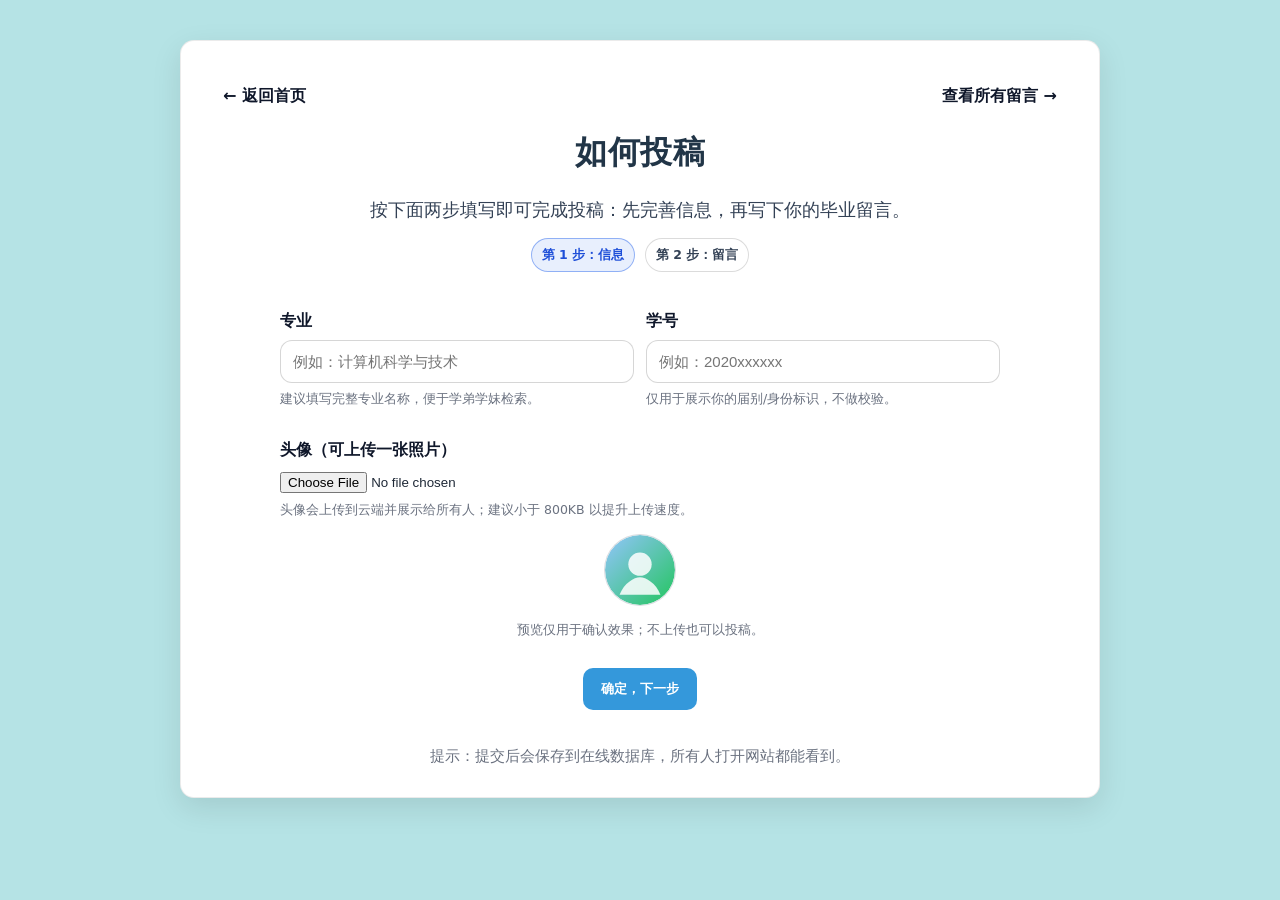
<file: submit.html>
<!DOCTYPE html>
<html lang="zh-CN">
<head>
  <meta charset="UTF-8" />
  <meta name="viewport" content="width=device-width, initial-scale=1.0" />
  <title>如何投稿 - 毕业留言分享站</title>
  <link rel="stylesheet" href="styles.css" />
</head>
<body>
  <div class="container">
    <div class="topbar">
      <a href="index.html">← 返回首页</a>
      <a href="messages.html">查看所有留言 →</a>
    </div>

    <h1>如何投稿</h1>
    <p class="intro" style="margin-bottom: 10px;">
      按下面两步填写即可完成投稿：先完善信息，再写下你的毕业留言。
    </p>

    <div class="stepper" aria-label="投稿步骤">
      <div id="stepTag1" class="step active">第 1 步：信息</div>
      <div id="stepTag2" class="step">第 2 步：留言</div>
    </div>

    <div class="form">
      <section id="step1">
        <div class="row">
          <div class="field">
            <label class="label" for="major">专业</label>
            <input id="major" type="text" placeholder="例如：计算机科学与技术" autocomplete="off" />
            <div class="hint">建议填写完整专业名称，便于学弟学妹检索。</div>
          </div>
          <div class="field">
            <label class="label" for="studentId">学号</label>
            <input id="studentId" type="text" placeholder="例如：2020xxxxxx" autocomplete="off" />
            <div class="hint">仅用于展示你的届别/身份标识，不做校验。</div>
          </div>
        </div>

        <div class="field">
          <label class="label" for="avatar">头像（可上传一张照片）</label>
          <input id="avatar" type="file" accept="image/*" />
          <div class="hint">头像会上传到云端并展示给所有人；建议小于 800KB 以提升上传速度。</div>
        </div>

        <div class="field center">
          <img id="avatarPreview" class="avatar" alt="头像预览" style="width: 72px; height: 72px;" />
          <div class="hint">预览仅用于确认效果；不上传也可以投稿。</div>
        </div>

        <div class="actions">
          <button id="nextBtn" class="btn btn-like" type="button">确定，下一步</button>
        </div>
      </section>

      <section id="step2" style="display:none;">
        <div class="field">
          <label class="label" for="content">留言内容</label>
          <textarea id="content" placeholder="写给学弟学妹的一句话、实习/考研经验、想说但没说出口的话……"></textarea>
          <div class="hint">支持换行；提交后会自动出现在“查看所有留言”页面。</div>
        </div>

        <div class="actions">
          <button id="backBtn" class="btn btn-like btn-secondary" type="button">上一步</button>
          <button id="submitBtn" class="btn btn-like" type="button">提交留言</button>
        </div>
      </section>
    </div>

    <footer class="footer" style="margin-top: 34px;">
      提示：提交后会保存到在线数据库，所有人打开网站都能看到。
    </footer>
  </div>

  <script src="app.js"></script>
  <script>
    window.App?.initSubmitPage?.();
  </script>
</body>
</html>
</file>
<file: styles.css>
:root{
  --bg: #b5e3e5;
  --card: #ffffff;
  --text: #1f2937;
  --muted: #6b7280;
  --primary: #3498db;
  --primary2: #2563eb;
  --border: rgba(0,0,0,0.08);
  --shadow: 0 10px 30px rgba(0,0,0,0.10);
  --radius: 14px;
}

*{ box-sizing: border-box; }
html, body{ height: 100%; }
body{
  margin: 0;
  padding: 40px 18px;
  font-family: "Microsoft YaHei", system-ui, -apple-system, Segoe UI, Arial, sans-serif;
  background: var(--bg);
  color: var(--text);
  line-height: 1.6;
}

.container{
  max-width: 920px;
  margin: 0 auto;
  background: var(--card);
  padding: 42px 42px 30px;
  border-radius: var(--radius);
  box-shadow: var(--shadow);
  border: 1px solid var(--border);
}

@media (max-width: 640px){
  body{ padding: 20px 12px; }
  .container{ padding: 26px 18px 18px; }
}

h1{
  margin: 6px 0 10px;
  text-align: center;
  color: #213547;
  letter-spacing: 0.5px;
}

h2{
  margin: 0;
  color: #243b53;
}

.intro{
  font-size: 1.12em;
  text-align: center;
  margin: 18px 0 22px;
  color: #334155;
}

.center{ text-align: center; }

.btn{
  display: inline-block;
  background: var(--primary);
  color: #fff;
  padding: 12px 18px;
  border-radius: 10px;
  text-decoration: none;
  margin: 10px 8px 0;
  font-weight: 600;
  border: 1px solid rgba(255,255,255,0.25);
  transition: transform .05s ease, filter .15s ease, background .15s ease;
}
.btn:hover{ filter: brightness(0.95); }
.btn:active{ transform: translateY(1px); }

.btn-secondary{
  background: #0ea5e9;
}

.logo{
  max-width: 220px;
  height: auto;
  display: block;
  margin: 0 auto;
}

.cover{
  text-align: center;
  margin: 18px 0 34px;
}
.cover-img{
  width: 100%;
  max-width: 920px;
  height: auto;
  border-radius: 14px;
  box-shadow: 0 10px 26px rgba(0,0,0,0.12);
  border: 1px solid var(--border);
}
.cover-caption{
  font-size: 1.03em;
  color: #475569;
  margin: 12px 0 0;
}

.section-title{
  margin-top: 52px;
  margin-bottom: 14px;
}

.footer{
  margin-top: 70px;
  text-align: center;
  color: var(--muted);
  font-size: 0.92em;
}

.topbar{
  display: flex;
  gap: 10px;
  justify-content: space-between;
  align-items: center;
  margin-bottom: 18px;
}
.topbar a{
  text-decoration: none;
  color: #0f172a;
  font-weight: 600;
}
.topbar a:hover{ text-decoration: underline; }

.cards{
  display: grid;
  grid-template-columns: repeat(2, minmax(0, 1fr));
  gap: 14px;
}
@media (max-width: 820px){
  .cards{ grid-template-columns: 1fr; }
}

.card{
  border: 1px solid var(--border);
  border-radius: 14px;
  padding: 14px 14px 12px;
  background: #fff;
  box-shadow: 0 6px 18px rgba(0,0,0,0.06);
}
.card-head{
  display: flex;
  align-items: center;
  gap: 10px;
  margin-bottom: 8px;
}
.avatar{
  width: 46px;
  height: 46px;
  border-radius: 50%;
  object-fit: cover;
  border: 1px solid rgba(0,0,0,0.10);
  background: #f1f5f9;
}
.meta{
  display: flex;
  flex-direction: column;
  min-width: 0;
}
.meta .line1{
  font-weight: 700;
  color: #0f172a;
  display: flex;
  gap: 8px;
  flex-wrap: wrap;
  align-items: baseline;
}
.badge{
  display: inline-flex;
  align-items: center;
  gap: 6px;
  padding: 3px 10px;
  font-size: 12px;
  border-radius: 999px;
  background: rgba(37, 99, 235, 0.10);
  color: #1d4ed8;
  border: 1px solid rgba(29, 78, 216, 0.15);
}
.meta .line2{
  color: var(--muted);
  font-size: 12.5px;
  white-space: nowrap;
  overflow: hidden;
  text-overflow: ellipsis;
}

.content{
  margin: 10px 2px 0;
  color: #111827;
  white-space: pre-wrap;
  word-break: break-word;
}

.empty-state{
  grid-column: 1 / -1;
  border: 1px dashed rgba(0,0,0,0.18);
  border-radius: 14px;
  padding: 18px;
  color: var(--muted);
  background: rgba(255,255,255,0.7);
  text-align: center;
}
.empty-title{
  font-weight: 800;
  color: #0f172a;
  margin-bottom: 6px;
}

.form{
  max-width: 720px;
  margin: 0 auto;
}
.field{
  margin: 14px 0;
}
.label{
  display: block;
  font-weight: 700;
  margin-bottom: 6px;
  color: #0f172a;
}
input[type="text"], textarea{
  width: 100%;
  border: 1px solid rgba(0,0,0,0.16);
  border-radius: 12px;
  padding: 12px 12px;
  font-size: 15px;
  outline: none;
}
textarea{ min-height: 160px; resize: vertical; }
input[type="text"]:focus, textarea:focus{
  border-color: rgba(37,99,235,0.55);
  box-shadow: 0 0 0 4px rgba(37,99,235,0.12);
}

.hint{
  font-size: 12.5px;
  color: var(--muted);
  margin-top: 6px;
}

.row{
  display: grid;
  grid-template-columns: 1fr 1fr;
  gap: 12px;
}
@media (max-width: 640px){
  .row{ grid-template-columns: 1fr; }
}

.actions{
  display: flex;
  gap: 10px;
  justify-content: center;
  margin-top: 18px;
  flex-wrap: wrap;
}

.btn-like{
  border: none;
  cursor: pointer;
  font-family: inherit;
}

.stepper{
  display: flex;
  justify-content: center;
  gap: 10px;
  margin: 14px 0 22px;
}
.step{
  padding: 6px 10px;
  border-radius: 999px;
  border: 1px solid rgba(0,0,0,0.14);
  color: #334155;
  font-weight: 700;
  font-size: 12.5px;
  background: rgba(255,255,255,0.8);
}
.step.active{
  border-color: rgba(37,99,235,0.45);
  background: rgba(37,99,235,0.10);
  color: #1d4ed8;
}
</file>
